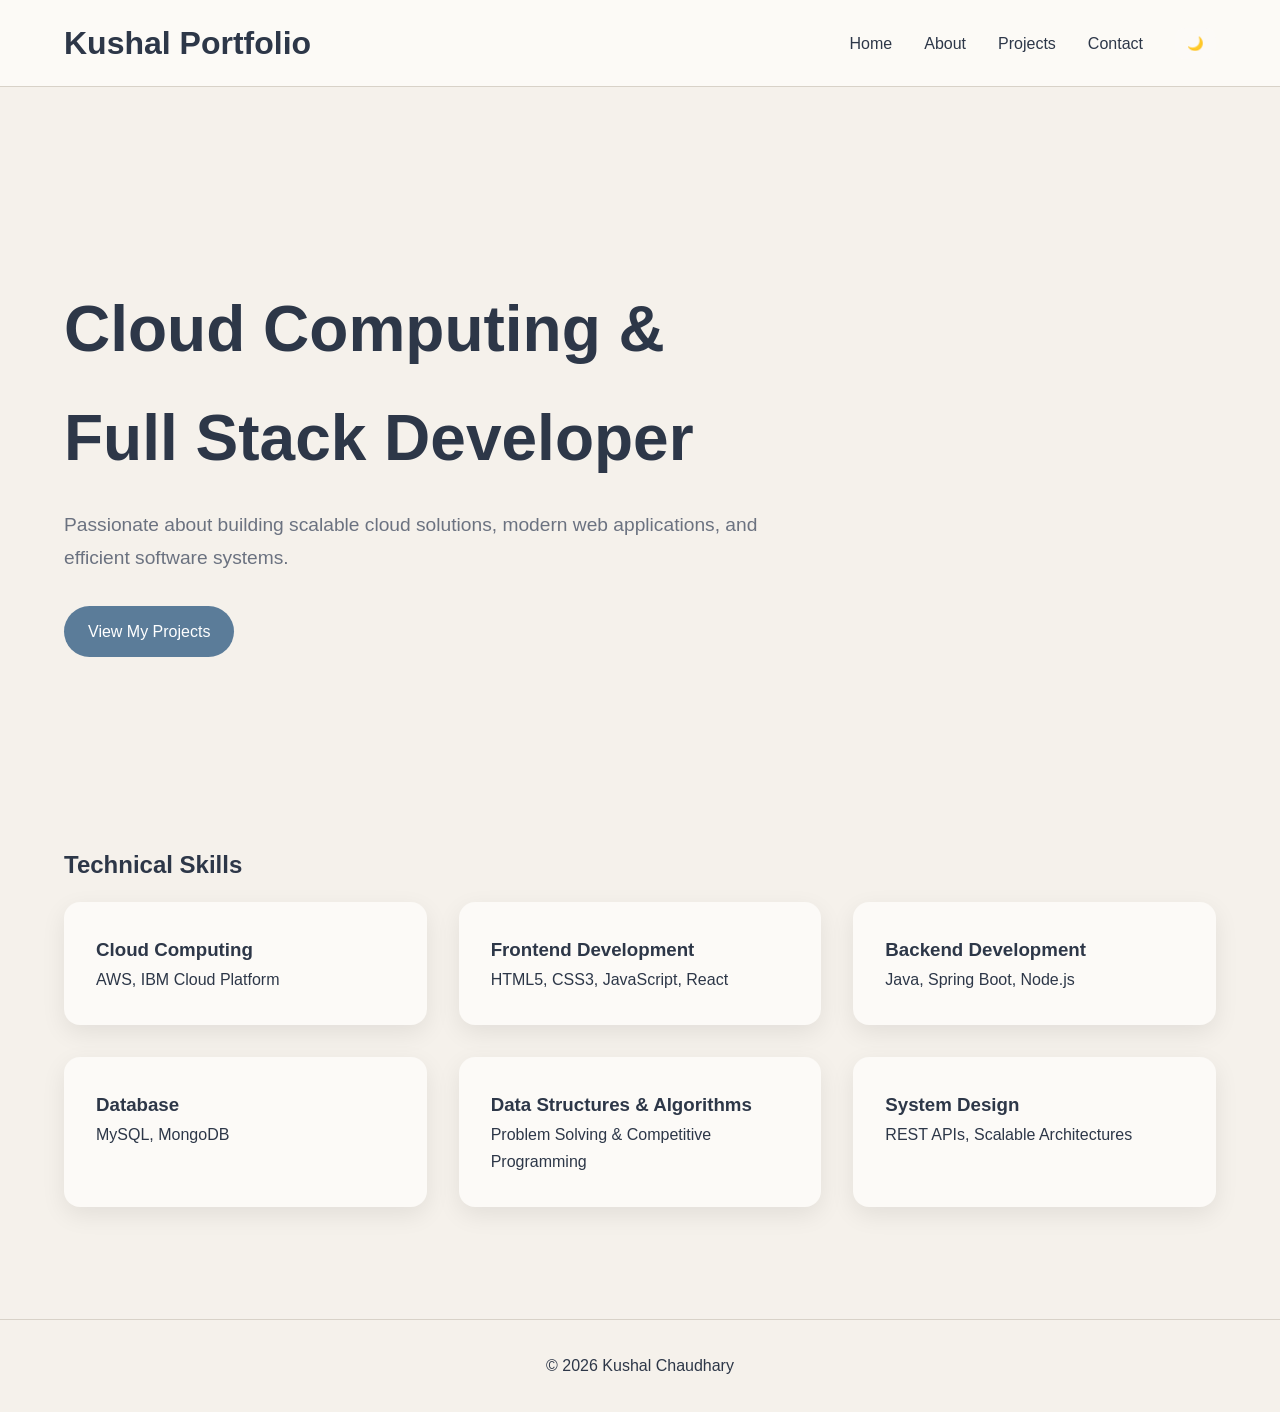
<file: index.html>
<!DOCTYPE html>
<html lang="en">
<head>
    <meta charset="UTF-8">
    <meta name="viewport" content="width=device-width, initial-scale=1.0">

    <title>Kushal Chaudhary | Portfolio</title>

    <meta name="description"
          content="Portfolio of Kushal Chaudhary - Cloud Computing & Full Stack Developer">

    <link rel="stylesheet" href="css/style.css">
</head>

<body>

<header>
    <div class="navbar">

        <h1>Kushal Portfolio</h1>

        <nav aria-label="Primary Navigation">
            <ul class="nav-links">

                <li><a href="index.html">Home</a></li>

                <li><a href="about.html">About</a></li>

                <li><a href="projects.html">Projects</a></li>

                <li><a href="contact.html">Contact</a></li>

                <li>
                    <button id="theme-toggle">🌙</button>
                </li>

            </ul>
        </nav>

    </div>
</header>

<main>

<section class="hero">

    <div class="hero-content">

        <h2>Cloud Computing & Full Stack Developer</h2>

        <p>
            Passionate about building scalable cloud solutions,
            modern web applications, and efficient software systems.
        </p>

        <a href="projects.html" class="btn">
            View My Projects
        </a>

    </div>

</section>

<section class="skills">

    <h2>Technical Skills</h2>

    <div class="skills-grid">

        <div class="skill-card">
            <h3>Cloud Computing</h3>
            <p>AWS, IBM Cloud Platform</p>
        </div>

        <div class="skill-card">
            <h3>Frontend Development</h3>
            <p>HTML5, CSS3, JavaScript, React</p>
        </div>

        <div class="skill-card">
            <h3>Backend Development</h3>
            <p>Java, Spring Boot, Node.js</p>
        </div>

        <div class="skill-card">
            <h3>Database</h3>
            <p>MySQL, MongoDB</p>
        </div>

        <div class="skill-card">
            <h3>Data Structures & Algorithms</h3>
            <p>Problem Solving & Competitive Programming</p>
        </div>

        <div class="skill-card">
            <h3>System Design</h3>
            <p>REST APIs, Scalable Architectures</p>
        </div>

    </div>

</section>

</main>

<footer>
    <p>&copy; 2026 Kushal Chaudhary</p>
</footer>

<script src="js/theme.js"></script>

</body>
</html>
</file>
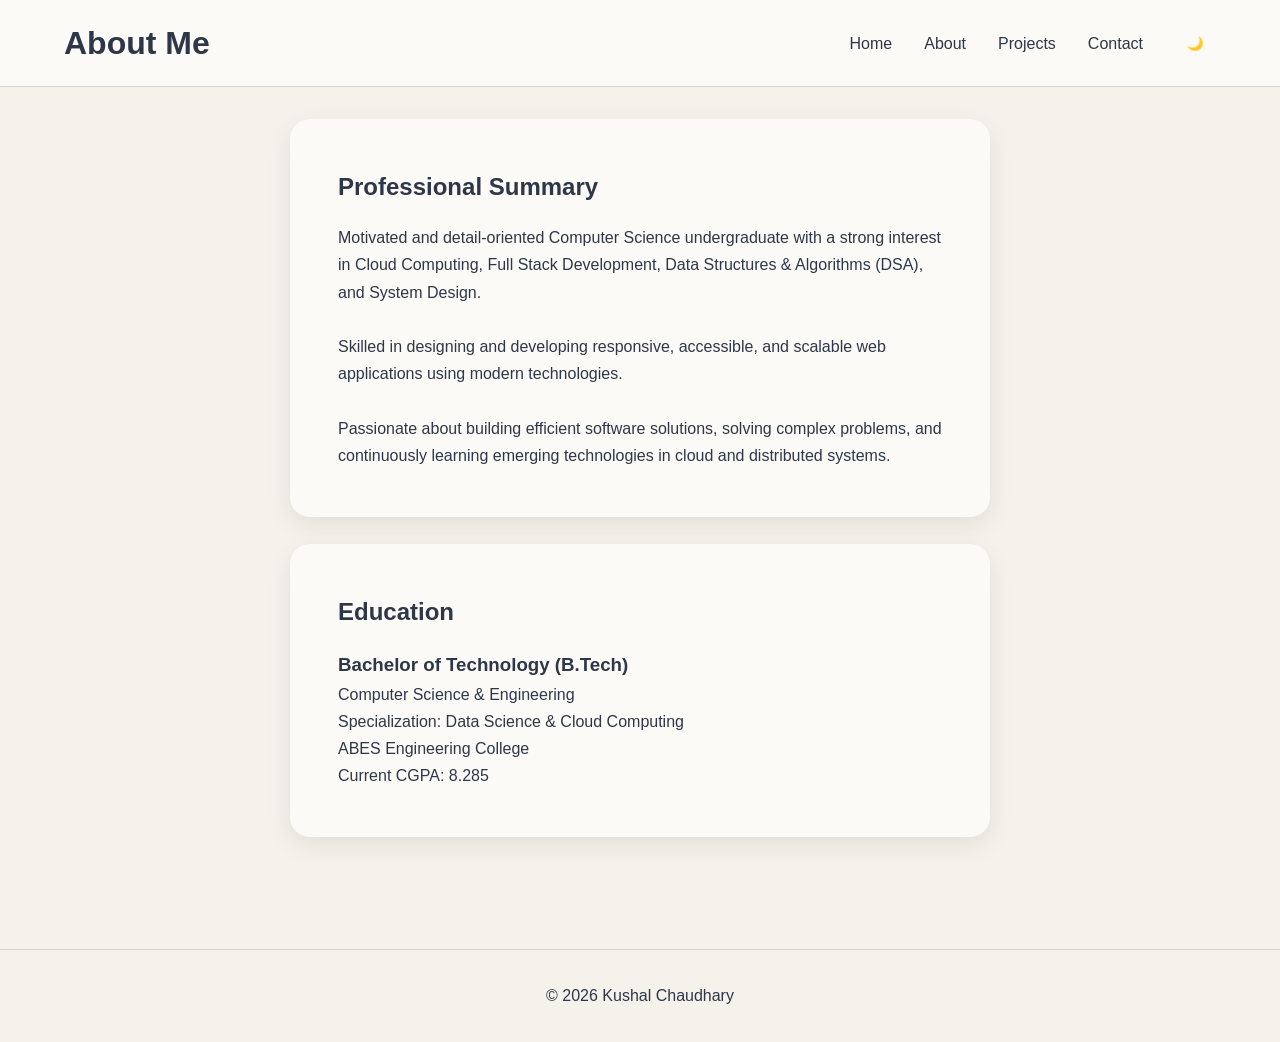
<file: about.html>
<!DOCTYPE html>
<html lang="en">
<head>
    <meta charset="UTF-8">
    <meta name="viewport" content="width=device-width, initial-scale=1.0">

    <title>About | Kushal Chaudhary</title>

    <link rel="stylesheet" href="css/style.css">
</head>

<body>

<header>
    <div class="navbar">

        <h1>About Me</h1>

        <nav>
            <ul class="nav-links">

                <li><a href="index.html">Home</a></li>

                <li><a href="about.html">About</a></li>

                <li><a href="projects.html">Projects</a></li>

                <li><a href="contact.html">Contact</a></li>

                <li>
                    <button id="theme-toggle">🌙</button>
                </li>

            </ul>
        </nav>

    </div>
</header>

<main>

<section class="contact-card">

    <h2>Professional Summary</h2>

    <p>
        Motivated and detail-oriented Computer Science undergraduate
        with a strong interest in Cloud Computing, Full Stack Development,
        Data Structures & Algorithms (DSA), and System Design.
    </p>

    <br>

    <p>
        Skilled in designing and developing responsive, accessible,
        and scalable web applications using modern technologies.
    </p>

    <br>

    <p>
        Passionate about building efficient software solutions,
        solving complex problems, and continuously learning emerging
        technologies in cloud and distributed systems.
    </p>

</section>

<br>

<section class="contact-card">

    <h2>Education</h2>

    <h3>Bachelor of Technology (B.Tech)</h3>

    <p>
        Computer Science & Engineering
    </p>

    <p>
        Specialization: Data Science & Cloud Computing
    </p>

    <p>
        ABES Engineering College
    </p>

    <p>
        Current CGPA: 8.285
    </p>

</section>

</main>

<footer>
    <p>&copy; 2026 Kushal Chaudhary</p>
</footer>

<script src="js/theme.js"></script>

</body>
</html>
</file>
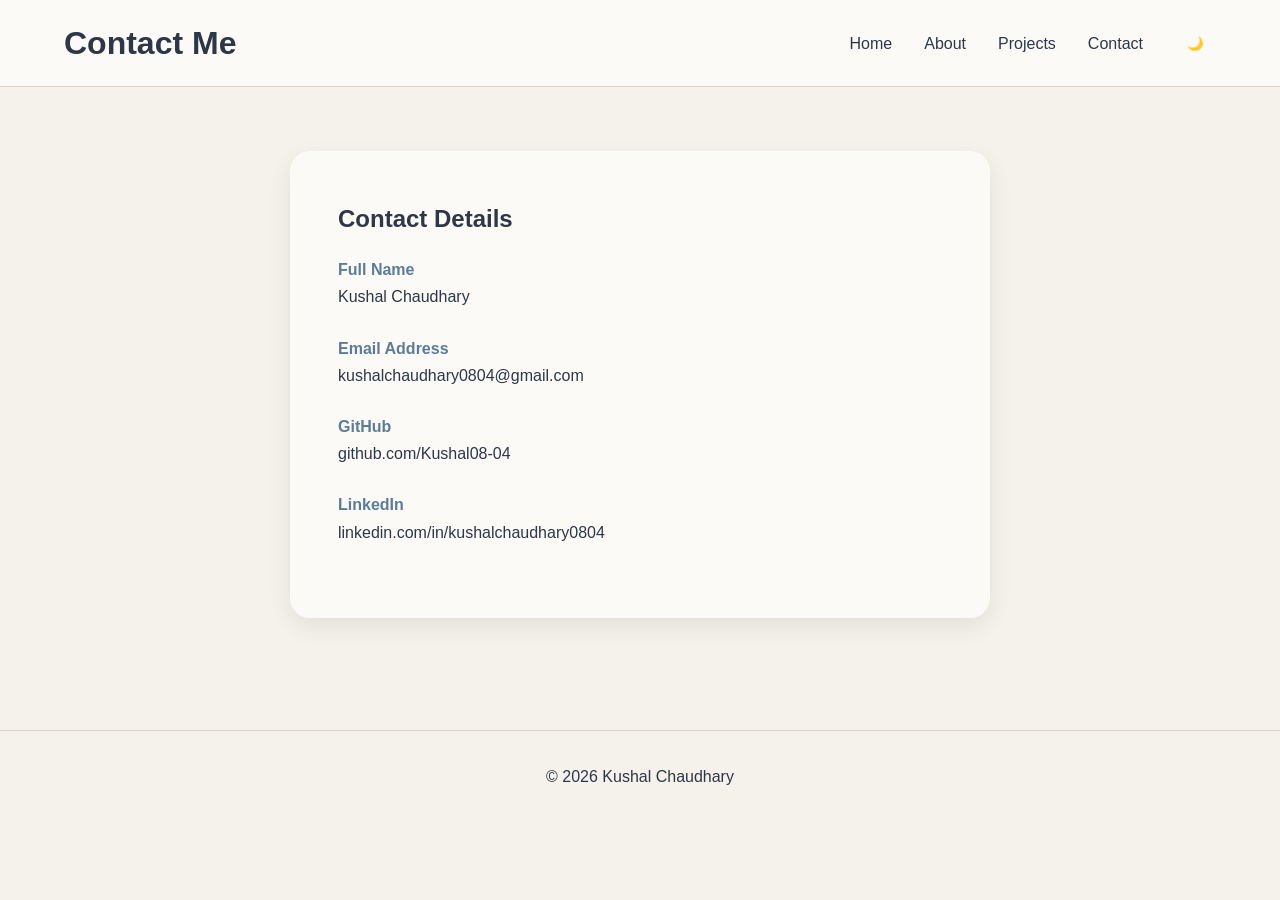
<file: contact.html>
<!DOCTYPE html>
<html lang="en">
<head>
    <meta charset="UTF-8">
    <meta name="viewport"
          content="width=device-width, initial-scale=1.0">

    <title>Contact | Kushal Chaudhary</title>

    <link rel="stylesheet" href="css/style.css">
</head>

<body>

<header>
    <div class="navbar">

        <h1>Contact Me</h1>

        <nav>
            <ul class="nav-links">

                <li><a href="index.html">Home</a></li>

                <li><a href="about.html">About</a></li>

                <li><a href="projects.html">Projects</a></li>

                <li><a href="contact.html">Contact</a></li>

                <li>
                    <button id="theme-toggle">🌙</button>
                </li>

            </ul>
        </nav>

    </div>
</header>

<main>

<section>

<div class="contact-card">

    <h2>Contact Details</h2>

    <div class="contact-item">
        <strong>Full Name</strong>
        <p>Kushal Chaudhary</p>
    </div>

    <div class="contact-item">
        <strong>Email Address</strong>
        <p>kushalchaudhary0804@gmail.com</p>
    </div>

    <div class="contact-item">
        <strong>GitHub</strong>

        <p>
            <a href="https://github.com/Kushal08-04"
               target="_blank">
                github.com/Kushal08-04
            </a>
        </p>
    </div>

    <div class="contact-item">
        <strong>LinkedIn</strong>

        <p>
            <a href="https://www.linkedin.com/in/kushalchaudhary0804"
               target="_blank">
                linkedin.com/in/kushalchaudhary0804
            </a>
        </p>
    </div>

</div>

</section>

</main>

<footer>
    <p>&copy; 2026 Kushal Chaudhary</p>
</footer>

<script src="js/theme.js"></script>

</body>
</html>
</file>
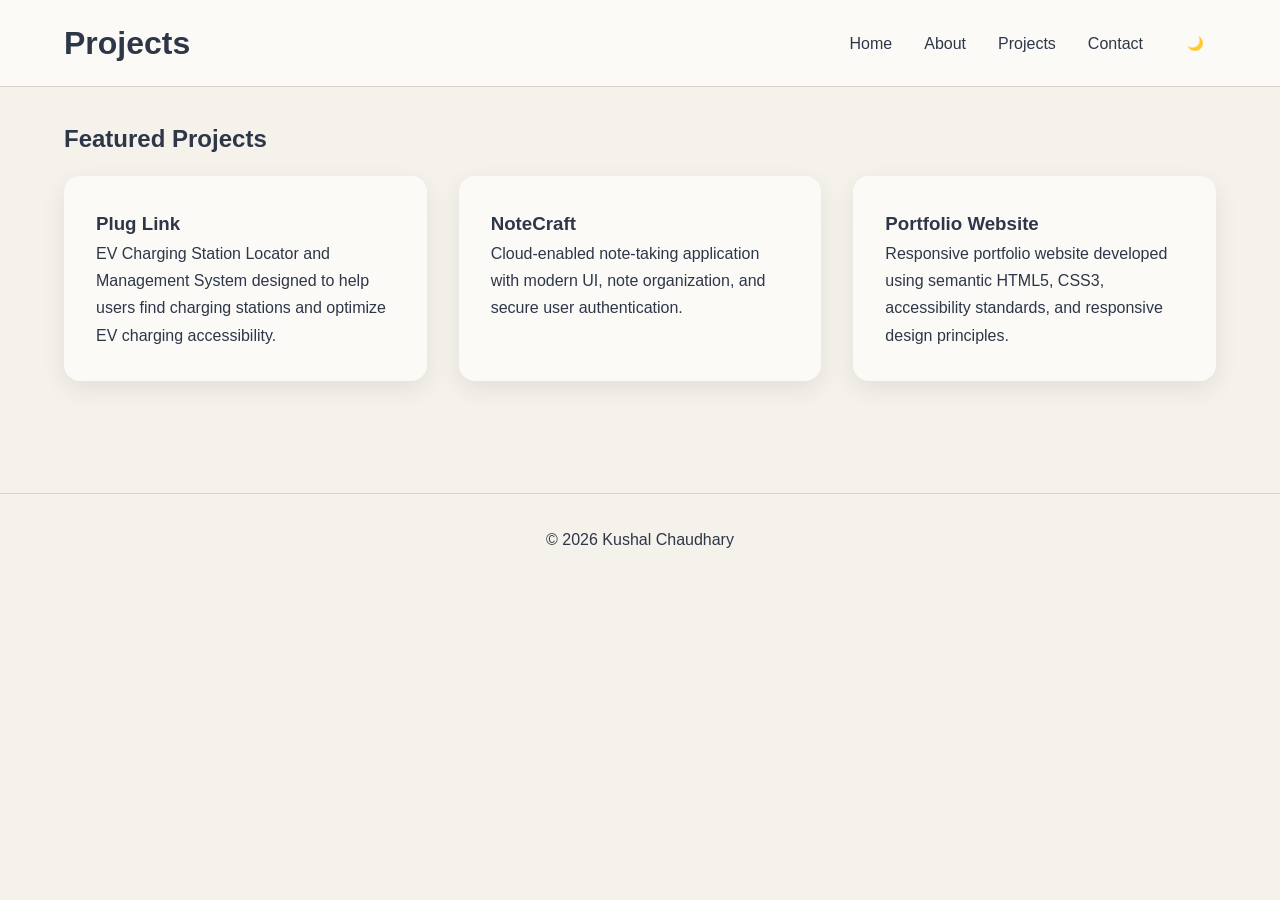
<file: projects.html>
<!DOCTYPE html>
<html lang="en">
<head>
    <meta charset="UTF-8">
    <meta name="viewport" content="width=device-width, initial-scale=1.0">

    <title>Projects | Kushal Chaudhary</title>

    <link rel="stylesheet" href="css/style.css">
</head>

<body>

<header>
    <div class="navbar">

        <h1>Projects</h1>

        <nav>
            <ul class="nav-links">

                <li><a href="index.html">Home</a></li>

                <li><a href="about.html">About</a></li>

                <li><a href="projects.html">Projects</a></li>

                <li><a href="contact.html">Contact</a></li>

                <li>
                    <button id="theme-toggle">🌙</button>
                </li>

            </ul>
        </nav>

    </div>
</header>

<main>

<h2>Featured Projects</h2>

<div class="projects-grid">

    <div class="project-card">

        <h3>Plug Link</h3>

        <p>
            EV Charging Station Locator and Management System
            designed to help users find charging stations and
            optimize EV charging accessibility.
        </p>

    </div>

    <div class="project-card">

        <h3>NoteCraft</h3>

        <p>
            Cloud-enabled note-taking application with modern UI,
            note organization, and secure user authentication.
        </p>

    </div>

    <div class="project-card">

        <h3>Portfolio Website</h3>

        <p>
            Responsive portfolio website developed using
            semantic HTML5, CSS3, accessibility standards,
            and responsive design principles.
        </p>

    </div>

</div>

</main>

<footer>
    <p>&copy; 2026 Kushal Chaudhary</p>
</footer>

<script src="js/theme.js"></script>

</body>
</html>
</file>
<file: css/style.css>
:root{
    --primary:#5B7C99;
    --secondary:#374151;

    --bg:#F5F1EB;
    --surface:#FCFAF7;

    --text:#2D3748;
    --text-light:#6B7280;

    --border:#D8D2C8;

    --radius:16px;

    --shadow:0 8px 24px rgba(0,0,0,0.08);

    --transition:0.3s ease;
}

[data-theme="dark"]{
    --bg:#0f172a;
    --surface:#1e293b;
    --text:#f8fafc;
    --text-light:#cbd5e1;
    --border:#334155;
}

*{
    margin:0;
    padding:0;
    box-sizing:border-box;
}

html{
    scroll-behavior:smooth;
}

body{
    font-family:Inter, sans-serif;
    background:var(--bg);
    color:var(--text);
    line-height:1.7;
    transition:var(--transition);
}

main{
    width:min(90%,1200px);
    margin:auto;
    padding:2rem 0;
}

a{
    text-decoration:none;
    color:inherit;
}

ul{
    list-style:none;
}

header{
    position:sticky;
    top:0;
    background:rgba(252,250,247,0.95);
    backdrop-filter:blur(10px);
    border-bottom:1px solid var(--border);
    z-index:100;
}

.navbar{
    width:min(90%,1200px);
    margin:auto;
    display:flex;
    justify-content:space-between;
    align-items:center;
    padding:1rem 0;
}

.nav-links{
    display:flex;
    gap:2rem;
    align-items:center;
}

.nav-links a:hover{
    color:var(--primary);
}

#theme-toggle{
    border:none;
    background:var(--surface);
    padding:8px 12px;
    border-radius:10px;
    cursor:pointer;
}

.hero{
    min-height:70vh;
    display:flex;
    align-items:center;
}

.hero-content{
    max-width:700px;
}

.hero-content h2{
    font-size:clamp(2rem,5vw,4rem);
    margin-bottom:1rem;
}

.hero-content p{
    font-size:1.2rem;
    color:var(--text-light);
}

.btn{
    display:inline-block;
    margin-top:2rem;
    padding:12px 24px;
    background:var(--primary);
    color:white;
    border-radius:999px;
}

.skills{
    margin-top:4rem;
}

.skills-grid{
    display:grid;
    gap:2rem;
}

.skill-card{
    background:var(--surface);
    padding:2rem;
    border-radius:var(--radius);
    box-shadow:var(--shadow);
    transition:.3s;
}

.skill-card:hover{
    transform:translateY(-6px);
}

.projects-grid{
    display:grid;
    gap:2rem;
}

.project-card{
    background:var(--surface);
    padding:2rem;
    border-radius:var(--radius);
    box-shadow:var(--shadow);
    transition:.3s;
}

.project-card:hover{
    transform:translateY(-6px);
}

.contact-card{
    max-width:700px;
    margin:auto;
    background:var(--surface);
    padding:3rem;
    border-radius:20px;
    box-shadow:var(--shadow);
}

.contact-item{
    margin-bottom:1.5rem;
}

.contact-item strong{
    display:block;
    color:var(--primary);
}

section{
    margin-top:2rem;
}

h2{
    margin-bottom:1rem;
}

footer{
    margin-top:5rem;
    text-align:center;
    padding:2rem;
    border-top:1px solid var(--border);
}

@media(min-width:768px){

    .skills-grid{
        grid-template-columns:repeat(2,1fr);
    }

    .projects-grid{
        grid-template-columns:repeat(2,1fr);
    }
}

@media(min-width:1024px){

    .skills-grid{
        grid-template-columns:repeat(3,1fr);
    }

    .projects-grid{
        grid-template-columns:repeat(3,1fr);
    }
}
</file>
